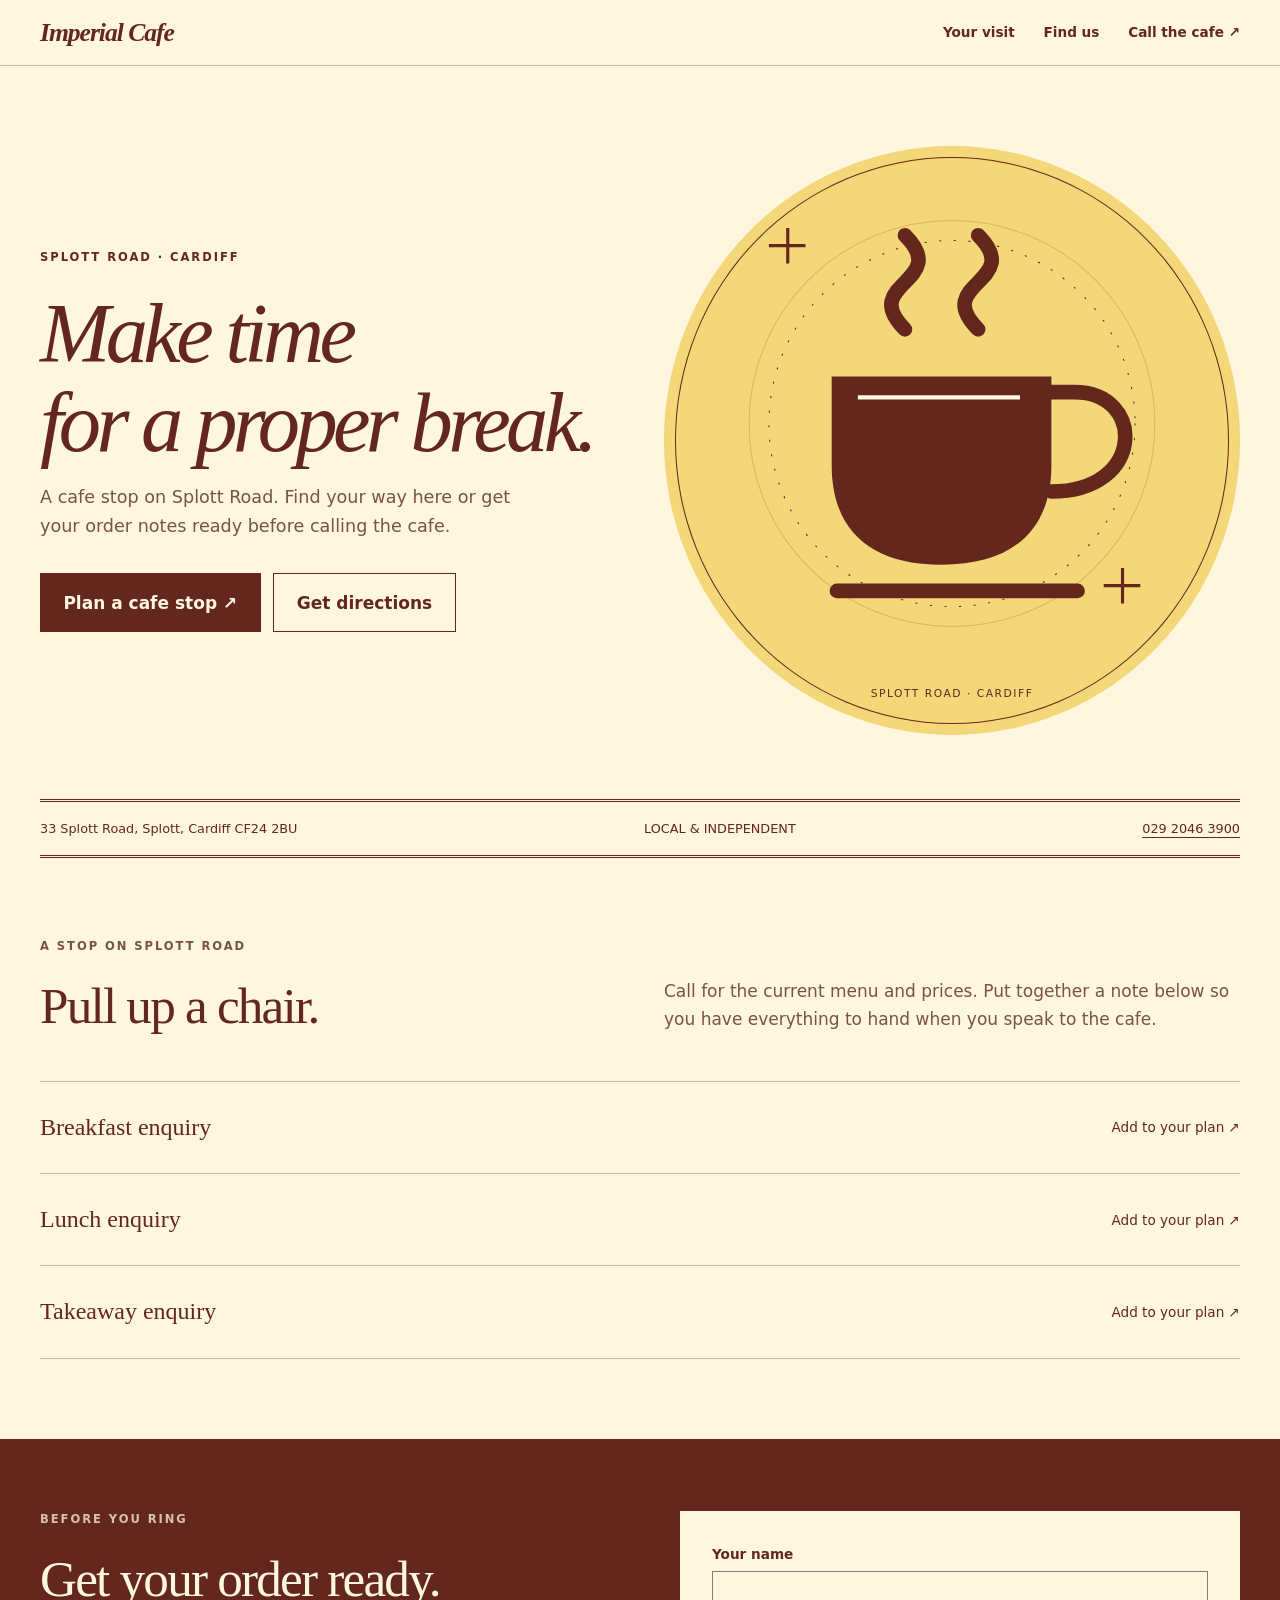
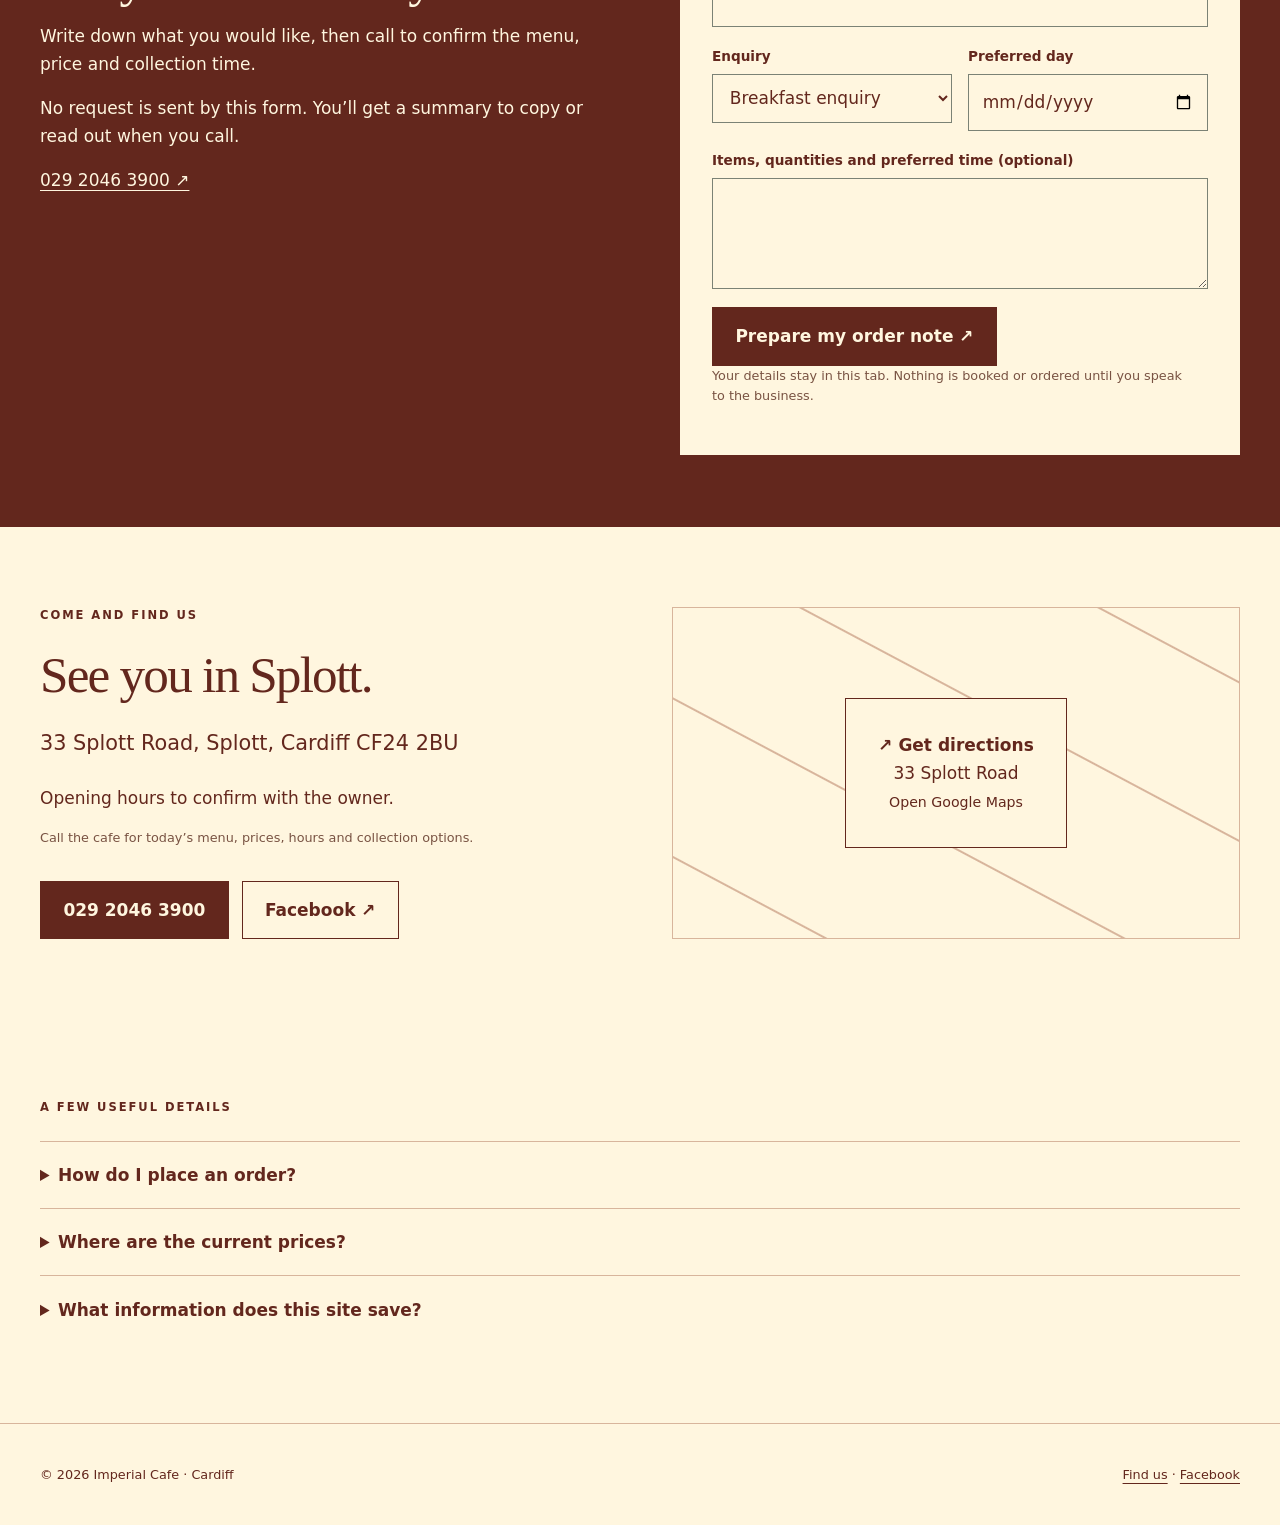
<file: index.html>
<!doctype html><html lang="en-GB"><head><meta charset="utf-8"><meta name="viewport" content="width=device-width,initial-scale=1"><meta http-equiv="Content-Security-Policy" content="default-src 'none'; script-src 'self'; style-src 'self'; img-src 'self'; manifest-src 'self'; connect-src 'none'; frame-src 'none'; font-src 'none'; worker-src 'none'; media-src 'none'; base-uri 'none'; form-action 'none'; object-src 'none'"><meta name="referrer" content="strict-origin-when-cross-origin"><title>Imperial Cafe | Splott, Cardiff</title><meta name="description" content="A cafe stop on Splott Road. Find your way here or get your order notes ready before calling the cafe."><meta name="theme-color" content="#fff6df"><link rel="stylesheet" href="style.css"><link rel="icon" href="favicon.svg" type="image/svg+xml"><link rel="manifest" href="site.webmanifest"><link rel="canonical" href="https://henrygoldsmith07-wq.github.io/imperial-cafe/"><meta property="og:type" content="website"><meta property="og:title" content="Imperial Cafe"><meta property="og:description" content="A cafe stop on Splott Road. Find your way here or get your order notes ready before calling the cafe."><meta property="og:url" content="https://henrygoldsmith07-wq.github.io/imperial-cafe/"><meta property="og:image" content="https://henrygoldsmith07-wq.github.io/imperial-cafe/og-image.png"><meta property="og:image:alt" content="Imperial Cafe — 33 Splott Road, Splott, Cardiff CF24 2BU"><meta name="twitter:card" content="summary_large_image"><script type="application/ld+json">{"@context":"https://schema.org","@type":"CafeOrCoffeeShop","@id":"https://henrygoldsmith07-wq.github.io/imperial-cafe/#business","name":"Imperial Cafe","url":"https://henrygoldsmith07-wq.github.io/imperial-cafe/","image":"https://henrygoldsmith07-wq.github.io/imperial-cafe/og-image.png","telephone":"+442920463900","hasMap":"https://maps.google.com/?q=33+Splott+Road+Cardiff+CF24+2BU","areaServed":[{"@type":"Place","name":"Splott"},{"@type":"Place","name":"Cardiff"}],"address":{"@type":"PostalAddress","streetAddress":"33 Splott Road","addressLocality":"Splott","addressRegion":"Cardiff","postalCode":"CF24 2BU","addressCountry":"GB"},"sameAs":["https://www.facebook.com/imperial1920/"]}</script><script src="app.js" defer></script><meta name="robots" content="noindex, nofollow"></head><body class="diner"><a class="skip" href="#main">Skip to content</a><header class="top"><div class="wrap"><a class="brand" href="#">Imperial Cafe</a><nav aria-label="Main navigation"><a href="#services">Your visit</a><a href="#visit">Find us</a><a href="tel:+442920463900">Call the cafe ↗</a></nav></div></header><nav class="mobile-sections" aria-label="Section navigation"><a href="#services">Your visit</a><a href="#visit">Find us</a></nav><main id="main"><div class="wrap"><section class="hero" aria-labelledby="hero-title"><div><p class="label">SPLOTT ROAD · CARDIFF</p><h1 id="hero-title">Make time<br>for a proper break.</h1><p class="intro">A cafe stop on Splott Road. Find your way here or get your order notes ready before calling the cafe.</p><div class="actions"><a class="button" href="#plan">Plan a cafe stop ↗</a><a class="button secondary" href="https://www.google.com/maps/dir/?api=1&amp;destination=33%20Splott%20Road%2C%20Splott%2C%20Cardiff%20CF24%202BU" target="_blank" rel="noopener noreferrer">Get directions</a></div></div><div class="art"><svg viewBox="0 0 520 500" fill="none" xmlns="http://www.w3.org/2000/svg" aria-hidden="true"><circle cx="260" cy="250" r="194" stroke="currentColor" opacity=".18"/><circle cx="260" cy="250" r="175" stroke="currentColor" stroke-dasharray="2 12"/><path d="M145 205h210v85c0 60-35 95-105 95s-105-35-105-95z" fill="currentColor"/><path d="M355 220h22c68 0 68 95-22 95M150 410h230M215 160c-45-45 45-45 0-90m70 90c-45-45 45-45 0-90" stroke="currentColor" stroke-width="14" stroke-linecap="round"/><path d="M170 225h155" stroke="var(--paper)" stroke-width="4"/><path d="M85 80h35m-17-17v34M405 405h35m-17-17v34" stroke="currentColor" stroke-width="3"/></svg><small>SPLOTT ROAD · CARDIFF</small></div></section><div class="ribbon"><span>33 Splott Road, Splott, Cardiff CF24 2BU</span><span>LOCAL & INDEPENDENT</span><span><a href="tel:+442920463900">029 2046 3900</a></span></div><section class="section" id="services"><div class="section-head"><div><p class="label">A stop on Splott Road</p><h2>Pull up a chair.</h2></div><p>Call for the current menu and prices. Put together a note below so you have everything to hand when you speak to the cafe.</p></div><ul class="services"><li><h3>Breakfast enquiry</h3><a href="#plan" data-service="Breakfast enquiry">Add to your plan ↗</a></li><li><h3>Lunch enquiry</h3><a href="#plan" data-service="Lunch enquiry">Add to your plan ↗</a></li><li><h3>Takeaway enquiry</h3><a href="#plan" data-service="Takeaway enquiry">Add to your plan ↗</a></li></ul></section></div><section class="planning" id="plan"><div class="wrap split"><div><p class="label">Before you ring</p><h2>Get your order ready.</h2><p>Write down what you would like, then call to confirm the menu, price and collection time.</p><p>No request is sent by this form. You’ll get a summary to copy or read out when you call.</p><a class="planning-call" href="tel:+442920463900">029 2046 3900 ↗</a></div><form id="visit-form"><div class="field"><label for="name">Your name</label><input id="name" name="name" required maxlength="80" autocomplete="given-name"></div><div class="row"><div class="field"><label for="service">Enquiry</label><select id="service"><option>Breakfast enquiry</option><option>Lunch enquiry</option><option>Takeaway enquiry</option></select></div><div class="field"><label for="date">Preferred day</label><input type="date" id="date" required></div></div><div class="field"><label for="notes">Items, quantities and preferred time (optional)</label><textarea id="notes" rows="3" maxlength="1000"></textarea></div><div class="hp" aria-hidden="true"><input id="website" tabindex="-1" autocomplete="off" aria-label="Leave blank"></div><button class="button" type="submit">Prepare my order note ↗</button><p class="hint">Your details stay in this tab. Nothing is booked or ordered until you speak to the business.</p><div id="result" class="result" role="status" hidden></div><noscript><p>Call 029 2046 3900 to ask about your order.</p></noscript></form></div></section><div class="wrap"><section class="section visit" id="visit"><div><p class="label">Come and find us</p><h2>See you in Splott.</h2><address class="address">33 Splott Road, Splott, Cardiff CF24 2BU</address><p>Opening hours to confirm with the owner.</p><p class="hint">Call the cafe for today’s menu, prices, hours and collection options.</p><div class="actions"><a class="button" href="tel:+442920463900">029 2046 3900</a><a class="button secondary" href="https://www.facebook.com/imperial1920/" target="_blank" rel="noopener noreferrer">Facebook ↗</a></div></div><div class="map-art"><a href="https://www.google.com/maps/dir/?api=1&amp;destination=33%20Splott%20Road%2C%20Splott%2C%20Cardiff%20CF24%202BU" target="_blank" rel="noopener noreferrer"><strong>↗ Get directions</strong><br>33 Splott Road<br><small>Open Google Maps</small></a></div></section><section class="section" aria-label="Common questions"><p class="label">A few useful details</p><details><summary>How do I place an order?</summary><p>Call 029 2046 3900. The note builder helps organise what you want to ask; it does not send a message or confirm a collection.</p></details><details><summary>Where are the current prices?</summary><p>Prices are to confirm with the owner. Please call before making plans that depend on a particular price or service.</p></details><details><summary>What information does this site save?</summary><p>This form keeps your note in the current tab only. It sends no information to us and uses no analytics or advertising cookies. External links open services with their own privacy policies.</p></details></section></div></main><footer><div class="wrap"><span>© 2026 Imperial Cafe · Cardiff</span><span><a href="#visit">Find us</a> · <a href="https://www.facebook.com/imperial1920/" target="_blank" rel="noopener noreferrer">Facebook</a></span></div></footer><nav class="mobile" aria-label="Quick actions"><a class="button" href="tel:+442920463900">Call the cafe</a><a class="button secondary" href="#plan">Plan your visit</a></nav></body></html>
</file>
<file: style.css>
:root{--paper:#f4f0e5;--ink:#1e3028;--accent:#7b3d25;--line:#cecaba;--muted:#526057;--display:Georgia,serif}*{box-sizing:border-box}html{scroll-behavior:smooth}body{margin:0;background:var(--paper);color:var(--ink);font:17px/1.65 system-ui,sans-serif}a{color:inherit;text-underline-offset:4px}button,input,select,textarea{font:inherit}button,a,input,select,textarea{touch-action:manipulation}:focus-visible{outline:3px solid var(--accent);outline-offset:5px}h1,h2,h3,p{margin:0 0 1rem}h1,h2,h3{font-family:var(--display);line-height:1.05;font-weight:500}h1{font-size:clamp(3rem,6.6vw,6.3rem);letter-spacing:-.055em}h2{font-size:clamp(2.2rem,4vw,3.8rem);letter-spacing:-.035em}h3{font-size:1.5rem}p{max-width:58ch}.wrap{width:min(1200px,calc(100% - 3rem));margin:auto}.skip{position:absolute;top:-80px;left:1rem;z-index:99;background:var(--ink);color:var(--paper);padding:1rem}.skip:focus{top:0}.top{border-bottom:1px solid var(--line)}header .wrap{display:flex;align-items:center;justify-content:space-between;gap:1.5rem;padding:1.1rem 0}.brand{font:700 1.6rem var(--display);text-decoration:none;letter-spacing:-.04em}nav{display:flex;gap:1.8rem;align-items:center}nav a{font-size:.85rem;text-decoration:none;font-weight:650;display:inline-flex;align-items:center;min-height:24px}.label{font:650 .72rem/1.5 system-ui;letter-spacing:.17em;text-transform:uppercase;margin-bottom:1.5rem}.hero{display:grid;grid-template-columns:1.15fr 1fr;gap:3rem;align-items:center;padding:5rem 0 4rem}.intro{font-size:1.1rem;color:var(--muted);max-width:44ch}.actions{display:flex;gap:.8rem;flex-wrap:wrap;margin-top:2rem}.button{display:inline-flex;align-items:center;justify-content:center;padding:.9rem 1.4rem;min-height:48px;background:var(--ink);color:var(--paper);border:1px solid var(--ink);text-decoration:none;font-weight:650;cursor:pointer}.button:hover{background:var(--accent);color:var(--paper)}.button.secondary{background:transparent;color:var(--ink)}.art{position:relative;background:#e5e4d5;color:var(--ink);border-radius:50% 50% 0 0;padding:1rem}.art svg{width:100%;display:block}.art small{display:block;text-align:center;font-size:.67rem;letter-spacing:.14em;padding-bottom:1rem}.ribbon{border-block:1px solid var(--line);padding:1rem 0;font-size:.8rem;display:flex;justify-content:space-between;gap:1rem;flex-wrap:wrap}.section{padding:5rem 0}.section-head{display:grid;grid-template-columns:1fr 1fr;gap:3rem;margin-bottom:2rem}.section-head p{align-self:end;color:var(--muted)}.services{list-style:none;margin:0;padding:0;border-top:1px solid var(--line)}.services li{display:grid;grid-template-columns:1fr auto;gap:1rem;align-items:center;border-bottom:1px solid var(--line);padding:1.5rem 0}.services h3{margin:0}.services a{text-decoration:none;font-size:.85rem;display:inline-block;padding:.35rem 0}.planning{background:var(--ink);color:var(--paper);padding:4.5rem 0}.planning-call:focus-visible{outline-color:var(--paper)}.planning .split{display:grid;grid-template-columns:1fr 1fr;gap:5rem}.planning .label{opacity:.75}form{background:var(--paper);color:var(--ink);padding:2rem}label{display:block;font-size:.85rem;font-weight:650;margin:0 0 .4rem}.field{margin-bottom:1.1rem}input,select,textarea{display:block;width:100%;background:transparent;color:var(--ink);border:1px solid #7b8275;border-radius:0;padding:.8rem;min-width:0}textarea{resize:vertical}.row{display:grid;grid-template-columns:1fr 1fr;gap:1rem}.hp{display:none}.hint{font-size:.8rem;line-height:1.6;color:var(--muted)}.result{border-top:1px solid var(--line);margin-top:1.5rem;padding-top:1.5rem;overflow-wrap:anywhere}.result pre{font:inherit;white-space:pre-wrap;word-break:break-word}.visit{display:grid;grid-template-columns:1fr 1fr;gap:4rem}.address{font-size:1.3rem;font-style:normal;margin:1.5rem 0}.map-art{border:1px solid var(--line);min-height:280px;display:grid;place-items:center;position:relative;overflow:hidden;background:repeating-linear-gradient(28deg,transparent 0 70px,var(--line) 71px 72px,transparent 73px 140px)}.map-art a{z-index:1;background:var(--paper);padding:2rem;text-align:center;text-decoration:none;border:1px solid var(--ink)}details{border-top:1px solid var(--line);padding:1.2rem 0}summary{cursor:pointer;font-weight:650}details p{margin:1rem 0 0;color:var(--muted)}footer{border-top:1px solid var(--line);padding:2.5rem 0;font-size:.8rem}footer .wrap{display:flex;justify-content:space-between;gap:1rem;flex-wrap:wrap}.mobile{display:none}.mobile-sections{display:none}.diner{--paper:#fff6df;--ink:#63271d;--accent:#8b3624;--line:#d8b59c;--muted:#795343;--display:Georgia,serif}.diner .hero{grid-template-columns:1fr 1fr}.diner .art{border-radius:50%;background:#f3d778;outline:1px solid var(--ink);outline-offset:-12px}.diner h1{font-style:italic}.diner .brand{font-style:italic}.diner .services li{padding:1.8rem 0}.diner .ribbon{border-block:3px double var(--ink)}@media(max-width:760px){html{scroll-padding-bottom:100px}.wrap{width:calc(100% - 2rem)}header .wrap{gap:1rem}.brand{font-size:1.25rem}header nav a:not(:last-child){display:none}nav{gap:0}.hero,.diner .hero{grid-template-columns:1fr;padding:3rem 0;gap:2rem}.hero .art{max-width:340px;width:100%;margin:auto}h1{font-size:clamp(3.1rem,12vw,5rem)}.section{padding:3rem 0}.section-head,.planning .split,.visit{grid-template-columns:1fr;gap:1.5rem}.planning{padding:3rem 0}.services li{grid-template-columns:1fr}.services a{grid-column:1}.row{grid-template-columns:1fr}form{padding:1.3rem}.mobile-sections{display:flex;gap:1.5rem;padding:.7rem 1rem;border-bottom:1px solid var(--line);overflow-x:auto}.mobile-sections a{font-size:.85rem;font-weight:650;text-decoration:underline;text-underline-offset:4px;white-space:nowrap;padding:.35rem 0;min-height:32px;display:inline-flex;align-items:center}.mobile{display:flex;position:fixed;bottom:0;left:0;right:0;z-index:20;background:var(--paper);border-top:1px solid var(--ink);padding:.6rem;padding-bottom:max(.6rem,env(safe-area-inset-bottom));gap:.6rem}.mobile a{flex:1;padding:.65rem;font-size:.85rem}body{padding-bottom:85px}.ribbon span:last-child{display:none}}@media(prefers-reduced-motion:reduce){html{scroll-behavior:auto}*{transition:none!important}}@media print{header,.mobile,form,.art{display:none}body{padding:0}.hero,.visit{display:block}.planning{background:white;color:black}}
</file>
